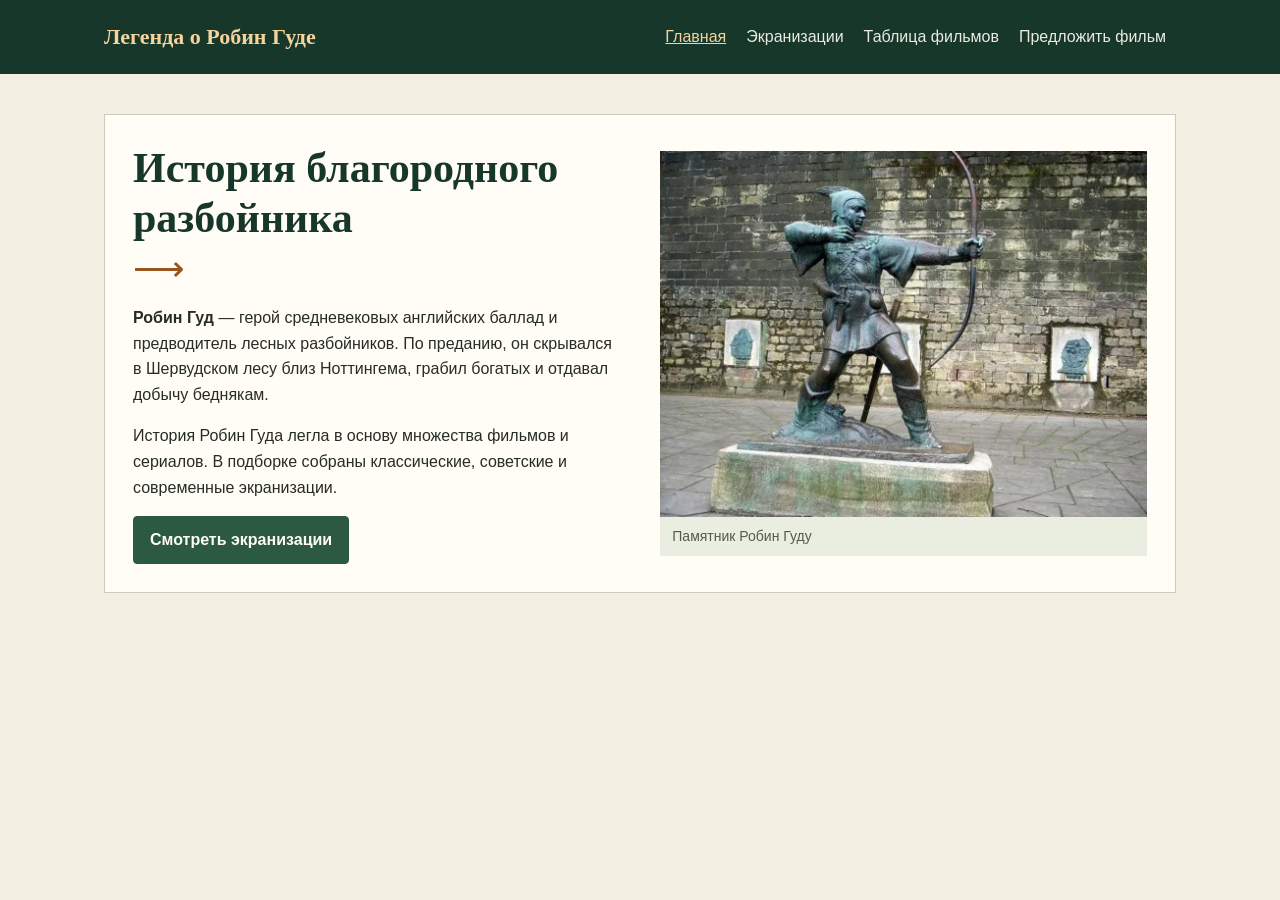
<file: index.html>
<!DOCTYPE html>
<html lang="ru">
<head>
    <meta charset="UTF-8">
    <meta name="viewport" content="width=device-width, initial-scale=1">
    <title>Робин Гуд — Главная</title>
    <link rel="stylesheet" href="style.css">
</head>
<body>
    <header class="site-header">
        <div class="container site-header__inner">
            <a class="site-header__brand" href="index.html">Легенда о Робин Гуде</a>
            <nav class="site-nav" aria-label="Основная навигация">
                <a class="site-nav__link" href="index.html" aria-current="page">Главная</a>
                <a class="site-nav__link" href="adaptations.html">Экранизации</a>
                <a class="site-nav__link" href="table.html">Таблица фильмов</a>
                <a class="site-nav__link" href="recommendation.html">Предложить фильм</a>
            </nav>
        </div>
    </header>

    <main class="container page">
        <section class="hero">
            <div class="hero__text">
                <h1>История благородного разбойника</h1>
                <p class="hero__arrow" aria-hidden="true">⟶</p>
                <p><strong>Робин Гуд</strong> — герой средневековых английских баллад и предводитель лесных разбойников. По преданию, он скрывался в Шервудском лесу близ Ноттингема, грабил богатых и отдавал добычу беднякам.</p>
                <p>История Робин Гуда легла в основу множества фильмов и сериалов. В подборке собраны классические, советские и современные экранизации.</p>
                <a class="button" href="adaptations.html">Смотреть экранизации</a>
            </div>
            <figure class="hero__figure">
                <img class="hero__image" src="image/Robin Hood_1952.png" alt="Бронзовый Робин Гуд натягивает тетиву лука">
                <figcaption class="hero__caption">Памятник Робин Гуду</figcaption>
            </figure>
        </section>
    </main>
</body>
</html>
</file>
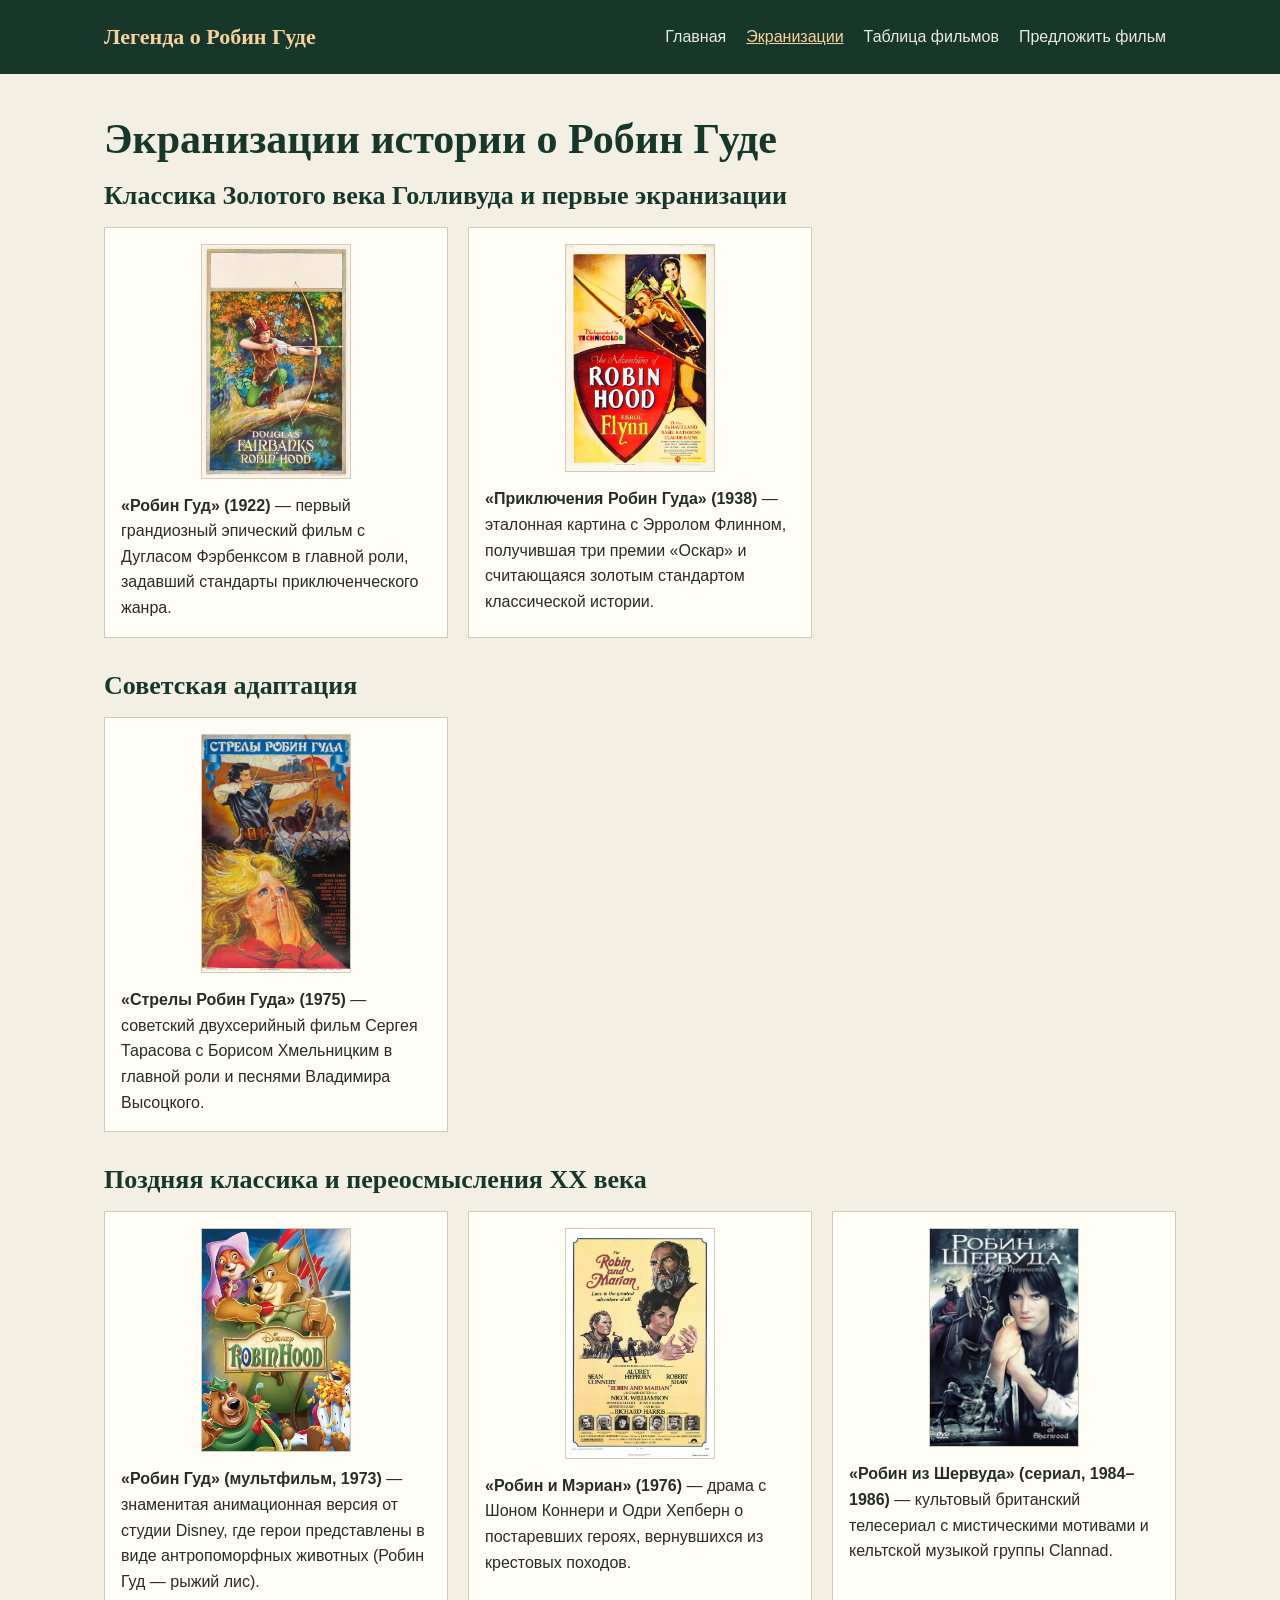
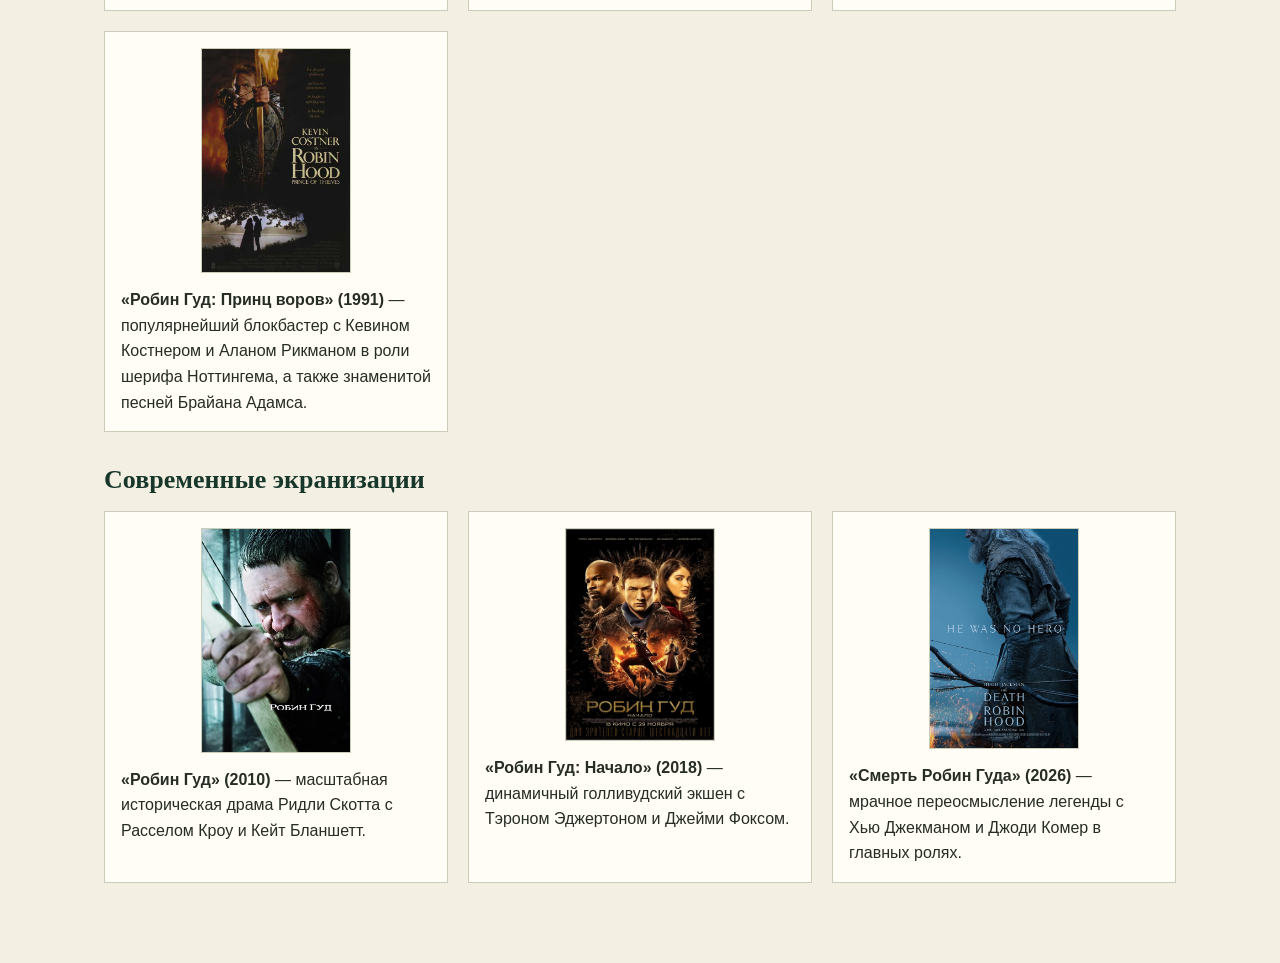
<file: adaptations.html>
<!DOCTYPE html>
<html lang="ru">
<head>
    <meta charset="UTF-8">
    <meta name="viewport" content="width=device-width, initial-scale=1">
    <title>Робин Гуд — Экранизации</title>
    <link rel="stylesheet" href="style.css">
</head>
<body>
    <header class="site-header">
        <div class="container site-header__inner">
            <a class="site-header__brand" href="index.html">Легенда о Робин Гуде</a>
            <nav class="site-nav" aria-label="Основная навигация">
                <a class="site-nav__link" href="index.html">Главная</a>
                <a class="site-nav__link" href="adaptations.html" aria-current="page">Экранизации</a>
                <a class="site-nav__link" href="table.html">Таблица фильмов</a>
                <a class="site-nav__link" href="recommendation.html">Предложить фильм</a>
            </nav>
        </div>
    </header>

    <main class="container page">
        <h1>Экранизации истории о Робин Гуде</h1>
        
        <h2>Классика Золотого века Голливуда и первые экранизации</h2>
        <ul class="movie-grid">
            <li class="movie-card">
                <img src="image/Douglas_Fairbanks_Robin_Hood_1922_film_poster.jpg" alt="Постер Робин Гуд 1922" class="movie-card__poster">
                <p class="movie-card__description"><b>«Робин Гуд» (1922)</b> — первый грандиозный эпический фильм с Дугласом Фэрбенксом в главной роли, задавший стандарты приключенческого жанра.</p>
            </li>
            <li class="movie-card">
                <img src="image/The_Adventures_of_Robin_Hood_(1938_poster).jpg" alt="Постер «Приключения Робин Гуда» 1938" class="movie-card__poster">
                <p class="movie-card__description"><b>«Приключения Робин Гуда» (1938)</b> — эталонная картина с Эрролом Флинном, получившая три премии «Оскар» и считающаяся золотым стандартом классической истории.</p>
            </li>
        </ul>

        <h2>Советская адаптация</h2>
        <ul class="movie-grid">
            <li class="movie-card">
                <img src="image/Постер_фильма_««Стрелы_Робин_Гуда»»_(СССР,_1975).jpg" alt="Постер Стрелы Робин Гуда 1975" class="movie-card__poster">
                <p class="movie-card__description"><b>«Стрелы Робин Гуда» (1975)</b> — советский двухсерийный фильм Сергея Тарасова с Борисом Хмельницким в главной роли и песнями Владимира Высоцкого.</p>
            </li>
        </ul>

        <h2>Поздняя классика и переосмысления XX века</h2>
        <ul class="movie-grid">
            <li class="movie-card">
                <img src="image/Робин Гуд» (мультфильм, 1973).jpg" alt="Постер Робин Гуд мультфильм 1973" class="movie-card__poster">
                <p class="movie-card__description"><b>«Робин Гуд» (мультфильм, 1973)</b> — знаменитая анимационная версия от студии Disney, где герои представлены в виде антропоморфных животных (Робин Гуд — рыжий лис).</p>
            </li>
            <li class="movie-card">
                <img src="image/Robin_and_marian_movie_poster.jpg" alt="Постер Робин и Мэриан 1976" class="movie-card__poster">
                <p class="movie-card__description"><b>«Робин и Мэриан» (1976)</b> — драма с Шоном Коннери и Одри Хепберн о постаревших героях, вернувшихся из крестовых походов.</p>
            </li>
            <li class="movie-card">
                <img src="image/«Робин_из_Шервуда».jpg" alt="Постер Робин из Шервуда 1984" class="movie-card__poster">
                <p class="movie-card__description"><b>«Робин из Шервуда» (сериал, 1984–1986)</b> — культовый британский телесериал с мистическими мотивами и кельтской музыкой группы Clannad.</p>
            </li>
            <li class="movie-card">
                <img src="image/Robin_hood_1991.jpg" alt="Постер Робин Гуд Принц воров 1991" class="movie-card__poster">
                <p class="movie-card__description"><b>«Робин Гуд: Принц воров» (1991)</b> — популярнейший блокбастер с Кевином Костнером и Аланом Рикманом в роли шерифа Ноттингема, а также знаменитой песней Брайана Адамса.</p>
            </li>
        </ul>

        <h2>Современные экранизации</h2>
        <ul class="movie-grid">
            <li class="movie-card">
                <img src="image/Robin-Hood.jpg" alt="Постер Робин Гуд 2010" class="movie-card__poster">
                <p class="movie-card__description"><b>«Робин Гуд» (2010)</b> — масштабная историческая драма Ридли Скотта с Расселом Кроу и Кейт Бланшетт.</p>
            </li>
            <li class="movie-card">
                <img src="image/Robin_Hood_2018.jpg" alt="Постер Робин Гуд Начало 2018" class="movie-card__poster">
                <p class="movie-card__description"><b>«Робин Гуд: Начало» (2018)</b> — динамичный голливудский экшен с Тэроном Эджертоном и Джейми Фоксом.</p>
            </li>
            <li class="movie-card">
                <img src="image/Смерть_Робин_Гуда_(фильм).jpg" alt="Постер Смерть Робин Гуда 2026" class="movie-card__poster">
                <p class="movie-card__description"><b>«Смерть Робин Гуда» (2026)</b> — мрачное переосмысление легенды с Хью Джекманом и Джоди Комер в главных ролях.</p>
            </li>
        </ul>
    </main>
</body>
</html>
</file>
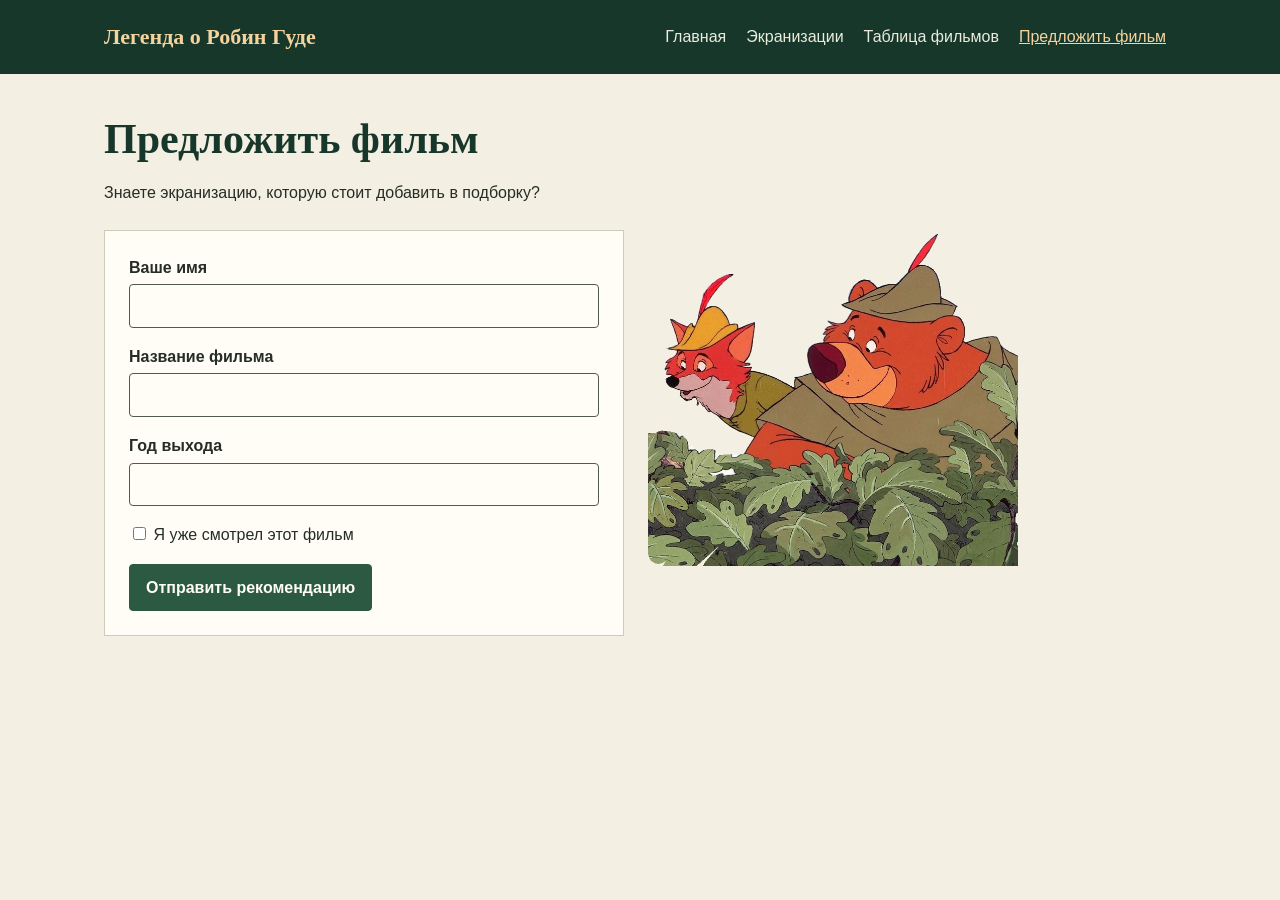
<file: recommendation.html>
<!DOCTYPE html>
<html lang="ru">
<head>
    <meta charset="UTF-8">
    <meta name="viewport" content="width=device-width, initial-scale=1">
    <title>Робин Гуд — Предложить фильм</title>
    <link rel="stylesheet" href="style.css">
</head>
<body>
    <header class="site-header">
        <div class="container site-header__inner">
            <a class="site-header__brand" href="index.html">Легенда о Робин Гуде</a>
            <nav class="site-nav" aria-label="Основная навигация">
                <a class="site-nav__link" href="index.html">Главная</a>
                <a class="site-nav__link" href="adaptations.html">Экранизации</a>
                <a class="site-nav__link" href="table.html">Таблица фильмов</a>
                <a class="site-nav__link" href="recommendation.html" aria-current="page">Предложить фильм</a>
            </nav>
        </div>
    </header>

    <main class="container page">
        <h1>Предложить фильм</h1>
        <p>Знаете экранизацию, которую стоит добавить в подборку?</p>
        <div class="recommendation">
            <form class="film-form" id="film-form" method="post">
                <label class="film-form__field">
                    Ваше имя
                    <input class="film-form__input" type="text" name="visitorName" required>
                </label>
                <label class="film-form__field">
                    Название фильма
                    <input class="film-form__input" type="text" name="filmTitle" required>
                </label>
                <label class="film-form__field">
                    Год выхода
                    <input class="film-form__input" type="number" name="releaseYear" min="1900" max="2100" required>
                </label>
                <label class="film-form__field film-form__field_inline">
                    <input type="checkbox" name="hasWatched">
                    Я уже смотрел этот фильм
                </label>
                <button class="button" type="submit">Отправить рекомендацию</button>
                <p class="film-form__status" id="film-status" role="status"></p>
            </form>
            <div class="recommendation__picture">
                <img class="recommendation__image" src="image/robin-and-little-john.png" width="736" height="920" alt="">
            </div>
        </div>
    </main>
    <script src="script.js"></script>
</body>
</html>
</file>
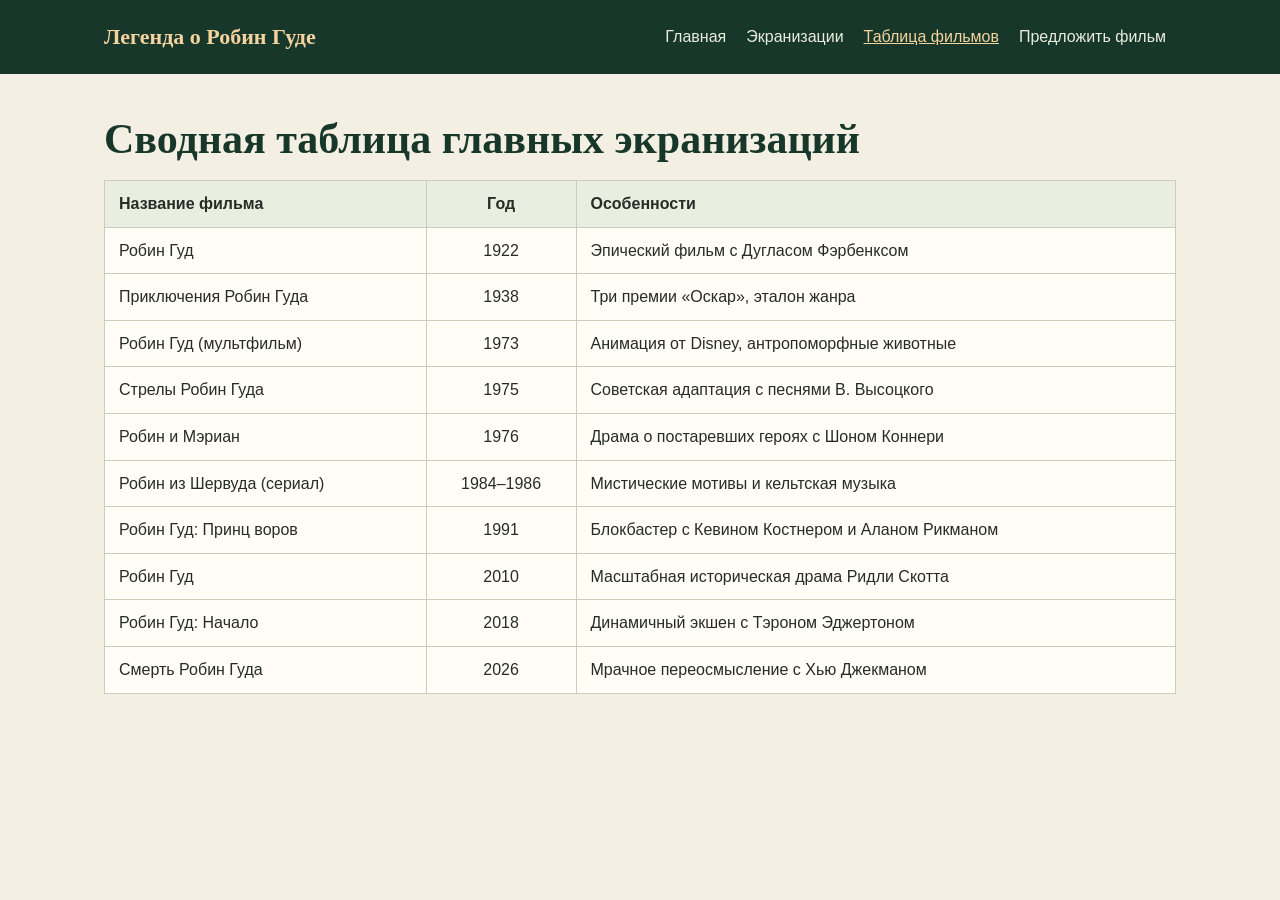
<file: table.html>
<!DOCTYPE html>
<html lang="ru">
<head>
    <meta charset="UTF-8">
    <meta name="viewport" content="width=device-width, initial-scale=1">
    <title>Робин Гуд — Таблица фильмов</title>
    <link rel="stylesheet" href="style.css">
</head>
<body>
    <header class="site-header">
        <div class="container site-header__inner">
            <a class="site-header__brand" href="index.html">Легенда о Робин Гуде</a>
            <nav class="site-nav" aria-label="Основная навигация">
                <a class="site-nav__link" href="index.html">Главная</a>
                <a class="site-nav__link" href="adaptations.html">Экранизации</a>
                <a class="site-nav__link" href="table.html" aria-current="page">Таблица фильмов</a>
                <a class="site-nav__link" href="recommendation.html">Предложить фильм</a>
            </nav>
        </div>
    </header>

    <main class="container page">
        <h1>Сводная таблица главных экранизаций</h1>
        <div class="film-table-wrap">
            <table class="film-table">
                <thead>
                    <tr>
                        <th class="film-table__cell">Название фильма</th>
                        <th class="film-table__cell film-table__cell_center">Год</th>
                        <th class="film-table__cell">Особенности</th>
                    </tr>
                </thead>
                <tbody>
                    <tr>
                        <td class="film-table__cell">Робин Гуд</td>
                        <td class="film-table__cell film-table__cell_center">1922</td>
                        <td class="film-table__cell">Эпический фильм с Дугласом Фэрбенксом</td>
                    </tr>
                    <tr>
                        <td class="film-table__cell">Приключения Робин Гуда</td>
                        <td class="film-table__cell film-table__cell_center">1938</td>
                        <td class="film-table__cell">Три премии «Оскар», эталон жанра</td>
                    </tr>
                    <tr>
                        <td class="film-table__cell">Робин Гуд (мультфильм)</td>
                        <td class="film-table__cell film-table__cell_center">1973</td>
                        <td class="film-table__cell">Анимация от Disney, антропоморфные животные</td>
                    </tr>
                    <tr>
                        <td class="film-table__cell">Стрелы Робин Гуда</td>
                        <td class="film-table__cell film-table__cell_center">1975</td>
                        <td class="film-table__cell">Советская адаптация с песнями В. Высоцкого</td>
                    </tr>
                    <tr>
                        <td class="film-table__cell">Робин и Мэриан</td>
                        <td class="film-table__cell film-table__cell_center">1976</td>
                        <td class="film-table__cell">Драма о постаревших героях с Шоном Коннери</td>
                    </tr>
                    <tr>
                        <td class="film-table__cell">Робин из Шервуда (сериал)</td>
                        <td class="film-table__cell film-table__cell_center">1984–1986</td>
                        <td class="film-table__cell">Мистические мотивы и кельтская музыка</td>
                    </tr>
                    <tr>
                        <td class="film-table__cell">Робин Гуд: Принц воров</td>
                        <td class="film-table__cell film-table__cell_center">1991</td>
                        <td class="film-table__cell">Блокбастер с Кевином Костнером и Аланом Рикманом</td>
                    </tr>
                    <tr>
                        <td class="film-table__cell">Робин Гуд</td>
                        <td class="film-table__cell film-table__cell_center">2010</td>
                        <td class="film-table__cell">Масштабная историческая драма Ридли Скотта</td>
                    </tr>
                    <tr>
                        <td class="film-table__cell">Робин Гуд: Начало</td>
                        <td class="film-table__cell film-table__cell_center">2018</td>
                        <td class="film-table__cell">Динамичный экшен с Тэроном Эджертоном</td>
                    </tr>
                    <tr>
                        <td class="film-table__cell">Смерть Робин Гуда</td>
                        <td class="film-table__cell film-table__cell_center">2026</td>
                        <td class="film-table__cell">Мрачное переосмысление с Хью Джекманом</td>
                    </tr>
                </tbody>
            </table>
        </div>
    </main>
</body>
</html>
</file>
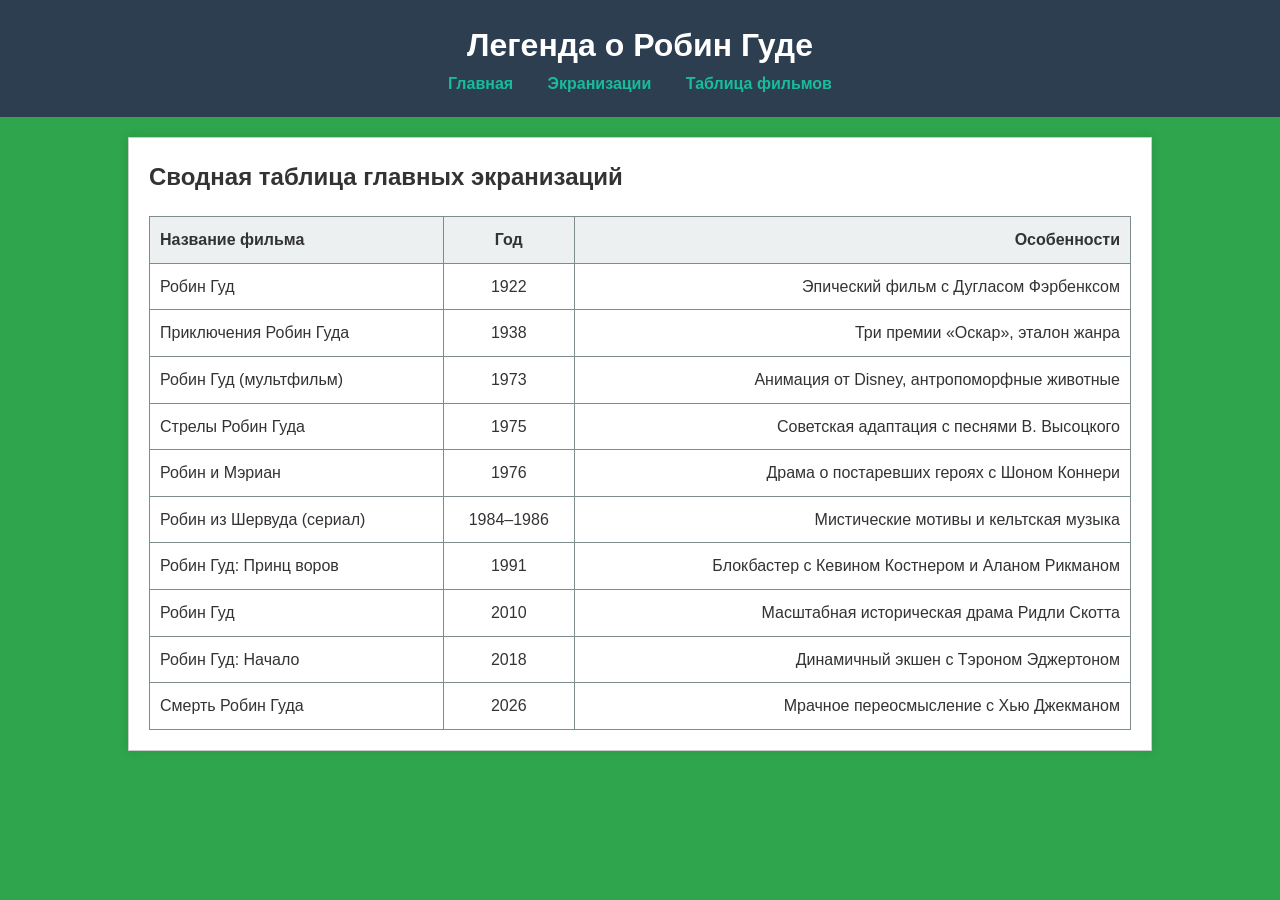
<file: lab2/table.html>
<!DOCTYPE html>
<html lang="ru">
<head>
    <meta charset="UTF-8">
    <title>Робин Гуд - Сводная таблица</title>
    <link rel="stylesheet" href="style.css">
</head>
<body>
    <header id="main-header">
        <h1>Легенда о Робин Гуде</h1>
        <nav>
            <a href="index.html">Главная</a>
            <a href="adaptations.html">Экранизации</a>
            <a href="table.html">Таблица фильмов</a>
        </nav>
    </header>

    <div class="container">
        <h2>Сводная таблица главных экранизаций</h2>
        <table>
            <thead>
                <tr>
                    <th class="align-left">Название фильма</th>
                    <th class="align-center">Год</th>
                    <th class="align-right">Особенности</th>
                </tr>
            </thead>
            <tbody>
                <tr>
                    <td class="align-left">Робин Гуд</td>
                    <td class="align-center">1922</td>
                    <td class="align-right">Эпический фильм с Дугласом Фэрбенксом</td>
                </tr>
                <tr>
                    <td class="align-left">Приключения Робин Гуда</td>
                    <td class="align-center">1938</td>
                    <td class="align-right">Три премии «Оскар», эталон жанра</td>
                </tr>
                <tr>
                    <td class="align-left">Робин Гуд (мультфильм)</td>
                    <td class="align-center">1973</td>
                    <td class="align-right">Анимация от Disney, антропоморфные животные</td>
                </tr>
                <tr>
                    <td class="align-left">Стрелы Робин Гуда</td>
                    <td class="align-center">1975</td>
                    <td class="align-right">Советская адаптация с песнями В. Высоцкого</td>
                </tr>
                <tr>
                    <td class="align-left">Робин и Мэриан</td>
                    <td class="align-center">1976</td>
                    <td class="align-right">Драма о постаревших героях с Шоном Коннери</td>
                </tr>
                <tr>
                    <td class="align-left">Робин из Шервуда (сериал)</td>
                    <td class="align-center">1984–1986</td>
                    <td class="align-right">Мистические мотивы и кельтская музыка</td>
                </tr>
                <tr>
                    <td class="align-left">Робин Гуд: Принц воров</td>
                    <td class="align-center">1991</td>
                    <td class="align-right">Блокбастер с Кевином Костнером и Аланом Рикманом</td>
                </tr>
                <tr>
                    <td class="align-left">Робин Гуд</td>
                    <td class="align-center">2010</td>
                    <td class="align-right">Масштабная историческая драма Ридли Скотта</td>
                </tr>
                <tr>
                    <td class="align-left">Робин Гуд: Начало</td>
                    <td class="align-center">2018</td>
                    <td class="align-right">Динамичный экшен с Тэроном Эджертоном</td>
                </tr>
                <tr>
                    <td class="align-left">Смерть Робин Гуда</td>
                    <td class="align-center">2026</td>
                    <td class="align-right">Мрачное переосмысление с Хью Джекманом</td>
                </tr>
            </tbody>
        </table>
    </div>
</body>
</html>
</file>
<file: style.css>
:root {
    --page-background: #f3efe2;
    --surface: #fffdf5;
    --forest: #18372b;
    --accent: #2b5941;
    --accent-hover: #214433;
    --text: #262d25;
    --muted: #505b4e;
    --line: #cbcdbb;
    --soft-green: #eaeee1;
    --gold: #97541f;
    --header-link: #e9ecdd;
    --header-highlight: #f4d39d;
}

* {
    box-sizing: border-box;
}

body {
    margin: 0;
    background-color: var(--page-background);
    color: var(--text);
    font-family: Arial, Helvetica, sans-serif;
    line-height: 1.6;
}

h1,
h2 {
    margin: 0 0 16px;
    color: var(--forest);
    font-family: Georgia, serif;
    line-height: 1.2;
}

h1 {
    font-size: 42px;
}

h2 {
    font-size: 26px;
}

.container {
    max-width: 1120px;
    margin: 0 auto;
    padding: 0 24px;
}

.site-header {
    background-color: var(--forest);
    color: var(--header-link);
}

.site-header__inner {
    display: flex;
    flex-wrap: wrap;
    align-items: center;
    justify-content: space-between;
    padding-top: 18px;
    padding-bottom: 18px;
}

.site-header__brand {
    color: var(--header-highlight);
    font-family: Georgia, serif;
    font-size: 22px;
    font-weight: bold;
    text-decoration: none;
}

.site-nav {
    display: flex;
    flex-wrap: wrap;
}

.site-nav__link {
    padding: 6px 10px;
    color: var(--header-link);
    text-decoration: none;
}

.site-nav__link:hover,
.site-nav__link[aria-current="page"] {
    color: var(--header-highlight);
    text-decoration: underline;
}

.page {
    padding-top: 40px;
    padding-bottom: 48px;
}

.hero {
    display: flex;
    align-items: center;
    justify-content: space-between;
    padding: 28px;
    border: 1px solid var(--line);
    background-color: var(--surface);
}

.hero__text,
.hero__figure {
    width: 48%;
}

.hero__text h1 {
    margin-bottom: 0;
}

.hero__arrow {
    display: inline-block;
    margin: 8px 0 0;
    color: var(--gold);
    font-size: 36px;
    line-height: 1;
    animation: arrow-flight 1s ease-out;
}

@keyframes arrow-flight {
    from {
        transform: translateX(-18px);
        opacity: 0;
    }

    to {
        transform: translateX(0);
        opacity: 1;
    }
}

.hero__figure {
    margin: 0;
    animation: hero-photo-appear 1.2s ease-out;
}

@keyframes hero-photo-appear {
    from {
        opacity: 0;
        transform: translateY(28px) scale(0.92);
    }

    to {
        opacity: 1;
        transform: translateY(0) scale(1);
    }
}

.hero__image {
    display: block;
    width: 100%;
    height: auto;
}

.hero__caption {
    padding: 8px 12px;
    background-color: var(--soft-green);
    color: var(--muted);
    font-size: 14px;
}

.button {
    display: inline-block;
    padding: 10px 16px;
    border: 1px solid var(--accent);
    border-radius: 4px;
    background-color: var(--accent);
    color: var(--surface);
    font: inherit;
    font-weight: bold;
    text-decoration: none;
}

.button:hover {
    background-color: var(--accent-hover);
}

.movie-grid {
    display: grid;
    grid-template-columns: repeat(3, 1fr);
    grid-gap: 20px;
    margin: 0 0 32px;
    padding: 0;
    list-style-type: none;
}

.movie-card {
    min-width: 0;
    padding: 16px;
    border: 1px solid var(--line);
    background-color: var(--surface);
}

.movie-card__poster {
    display: block;
    width: 150px;
    max-width: 100%;
    height: auto;
    margin: 0 auto 14px;
    border: 1px solid var(--line);
}

.movie-card__description {
    margin: 0;
}

.film-table-wrap {
    overflow: auto;
}

.film-table {
    width: 100%;
    min-width: 540px;
    border-collapse: collapse;
    background-color: var(--surface);
}

.film-table th {
    background-color: var(--soft-green);
}

.film-table__cell {
    padding: 10px 14px;
    border: 1px solid var(--line);
    text-align: left;
}

.film-table__cell_center {
    text-align: center;
}

.recommendation {
    display: flex;
    align-items: flex-start;
    margin-top: 24px;
}

.recommendation__picture {
    width: 44%;
    max-width: 370px;
    margin-left: 24px;
    overflow: hidden;
    animation: picture-appear 1s ease-out;
}

.recommendation__image {
    display: block;
    width: 100%;
    height: auto;
    margin-top: -34%;
}

@keyframes picture-appear {
    from {
        opacity: 0;
    }

    to {
        opacity: 1;
    }
}

@media (prefers-reduced-motion: reduce) {
    .hero__arrow,
    .hero__figure,
    .recommendation__picture {
        animation: none;
    }
}

.film-form {
    width: 100%;
    max-width: 520px;
    padding: 24px;
    border: 1px solid var(--line);
    background-color: var(--surface);
}

.film-form__field {
    display: block;
    margin-bottom: 16px;
    font-weight: bold;
}

.film-form__field_inline {
    font-weight: normal;
}

.film-form__input {
    display: block;
    width: 100%;
    margin-top: 4px;
    padding: 8px;
    border: 1px solid var(--muted);
    border-radius: 4px;
    background-color: var(--surface);
    color: var(--text);
    font: inherit;
}

.film-form__hint {
    margin: 12px 0 0;
    color: var(--muted);
    font-size: 14px;
}

.film-form__status {
    margin: 0;
    color: var(--accent);
}

.film-form__status:not(:empty) {
    margin-top: 8px;
}

@media (max-width: 800px) {
    .movie-grid {
        grid-template-columns: repeat(2, 1fr);
    }

    .recommendation {
        flex-direction: column;
        max-width: 520px;
    }

    .recommendation__picture {
        align-self: flex-end;
        width: 55%;
        margin: 16px 0 0;
    }
}

@media (max-width: 600px) {
    .container {
        padding-right: 16px;
        padding-left: 16px;
    }

    .page {
        padding-top: 24px;
    }

    h1 {
        font-size: 32px;
    }

    .site-nav__link {
        padding-left: 0;
        padding-right: 14px;
    }

    .hero {
        flex-direction: column;
        padding: 20px;
    }

    .hero__text,
    .hero__figure {
        width: 100%;
    }

    .hero__figure {
        margin-top: 20px;
    }

    .movie-grid {
        grid-template-columns: 1fr;
    }
}
</file>
<file: lab2/style.css>
/* Сброс базовых отступов */
* {
    margin: 0;
    padding: 0;
    box-sizing: border-box;
}

/* Селектор тега */
body {
    font-family: Arial, Helvetica, sans-serif;
    background-color: #2fa54e;
    color: #333333;
    line-height: 1.6;
}

/* Селектор идентификатора (ID) */
#main-header {
    background-color: #2c3e50;
    color: #ffffff;
    padding: 20px 0;
    text-align: center;
}

/* Селектор потомков */
#main-header nav a {
    color: #18bc9c;
    text-decoration: none;
    margin: 0 15px;
    font-weight: bold;
}

/* Селектор псевдокласса */
#main-header nav a:hover {
    color: #ffffff;
    text-decoration: underline;
}

/* Селектор класса */
.container {
    width: 80%;
    margin: 20px auto;
    background-color: #ffffff;
    padding: 20px;
    border: 1px solid #cccccc;
    box-shadow: 0 0 10px rgba(0,0,0,0.1);
}

.hero-image {
    max-width: 100%;
    height: auto;
    display: block;
    margin: 15px auto;
}

/* Строчные элементы */
span.highlight {
    color: #e74c3c;
    font-weight: bold;
}

/* Стилизация списков */
ul.movie-list {
    margin-left: 20px;
    margin-bottom: 20px;
}

ul.movie-list li {
    margin-bottom: 10px;
}

/* Стилизация таблицы с различными выравниваниями */
table {
    width: 100%;
    border-collapse: collapse;
    margin-top: 20px;
}

table, th, td {
    border: 1px solid #7f8c8d;
}

th, td {
    padding: 10px;
}

th {
    background-color: #ecf0f1;
}

/* Выравнивание по левому краю, по центру и по правому краю */
.align-left {
    text-align: left;
}

.align-center {
    text-align: center;
}

.align-right {
    text-align: right;
}

/* Убираем стандартные маркеры списка для красивого отображения с постерами */
ul.movie-list {
    list-style-type: none; 
    margin-left: 0;
}

ul.movie-list li {
    margin-bottom: 30px;
    padding-bottom: 15px;
    border-bottom: 1px dashed #cccccc;
}

/* Стилизация постеров */
.movie-poster {
    width: 150px;
    height: auto;
    display: block; /* Блочный элемент */
    margin-bottom: 10px;
    border: 2px solid #2c3e50;
    box-shadow: 2px 2px 5px rgba(0,0,0,0.3);
}
</file>
